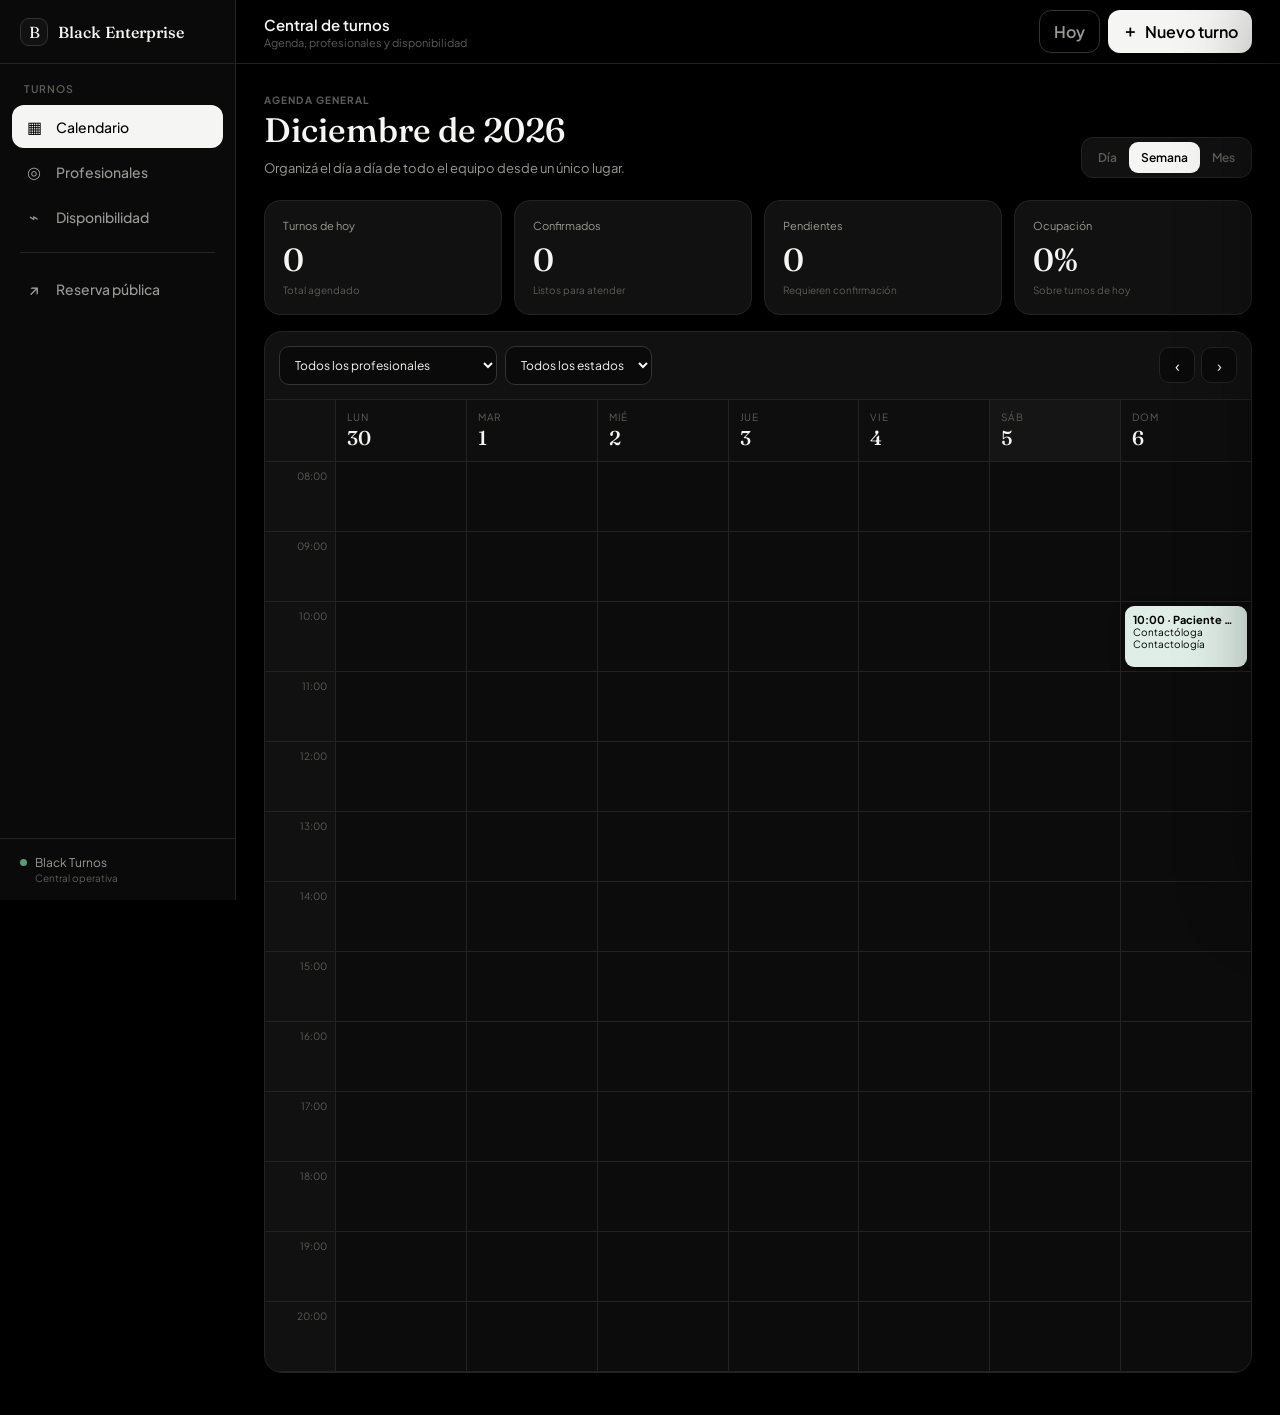
<file: index.html>
<!doctype html>
<html lang="es">
<head>
<meta charset="utf-8">
<meta name="viewport" content="width=device-width,initial-scale=1">
<title>Black Turnos</title>
<link rel="preconnect" href="https://fonts.googleapis.com">
<link rel="preconnect" href="https://fonts.gstatic.com" crossorigin>
<link href="https://fonts.googleapis.com/css2?family=Fraunces:opsz,wght@9..144,450;9..144,500&family=Plus+Jakarta+Sans:wght@400;500;600;700&display=swap" rel="stylesheet">
<link rel="stylesheet" href="assets/css/turnos.css">
<link rel="stylesheet" href="assets/css/mobile.css?v=20260819-0144">
</head>
<body>
<aside class="sidebar">
  <div class="sidebar-brand"><div class="brand-dot">B</div><span>Black Enterprise</span></div>
  <div class="sidebar-nav">
    <div class="nav-label">Turnos</div>
    <button class="nav-item active" data-view="calendar"><span class="nav-icon">▦</span><span>Calendario</span></button>
    <button class="nav-item" data-view="professionals"><span class="nav-icon">◎</span><span>Profesionales</span></button>
    <button class="nav-item" data-view="settings"><span class="nav-icon">⌁</span><span>Disponibilidad</span></button>
    <div class="nav-separator"></div>
    <a class="nav-item" href="booking.html" target="_blank"><span class="nav-icon">↗</span><span>Reserva pública</span></a>
  </div>
  <div class="sidebar-footer"><span class="status-dot"></span><span>Black Turnos</span><small>Central operativa</small></div>
</aside>

<div class="app-shell">
  <header class="topbar">
    <div><div class="topbar-title">Central de turnos</div><div class="topbar-subtitle">Agenda, profesionales y disponibilidad</div></div>
    <div class="top-actions">
      <a class="btn secondary public-booking-btn" href="booking.html" target="_blank"><span>↗</span><span class="public-booking-label">Reserva pública</span></a>
      <button class="btn secondary" id="todayBtn">Hoy</button>
      <button class="btn primary" id="newAppointmentBtn"><span>＋</span> Nuevo turno</button>
    </div>
  </header>

  <main class="main">
    <section class="view active" id="view-calendar">
      <div class="hero-row">
        <div><span class="eyebrow">AGENDA GENERAL</span><h1 id="monthTitle"></h1><p>Organizá el día a día de todo el equipo desde un único lugar.</p></div>
        <div class="segmented"><button data-mode="day">Día</button><button data-mode="week" class="active">Semana</button><button data-mode="month">Mes</button></div>
      </div>
      <div class="stats-grid">
        <article class="stat-card"><span class="stat-label">Turnos de hoy</span><strong id="statToday">0</strong><small>Total agendado</small></article>
        <article class="stat-card"><span class="stat-label">Confirmados</span><strong id="statConfirmed">0</strong><small>Listos para atender</small></article>
        <article class="stat-card"><span class="stat-label">Pendientes</span><strong id="statPending">0</strong><small>Requieren confirmación</small></article>
        <article class="stat-card"><span class="stat-label">Ocupación</span><strong id="statOccupancy">—</strong><small>Sobre turnos de hoy</small></article>
      </div>
      <section class="panel calendar-panel">
        <div class="panel-toolbar">
          <div class="filters"><select id="professionalFilter"><option value="all">Todos los profesionales</option></select><select id="statusFilter"><option value="all">Todos los estados</option><option value="pending">Pendiente</option><option value="confirmed">Confirmado</option><option value="attended">Atendido</option><option value="cancelled">Cancelado</option><option value="no_show">Ausente</option></select></div>
          <div class="date-nav"><button id="prevBtn">‹</button><button id="nextBtn">›</button></div>
        </div>
        <div id="calendarRoot" class="calendar-shell"></div>
      </section>
    </section>

    <section class="view" id="view-professionals">
      <div class="hero-row"><div><span class="eyebrow">EQUIPO</span><h1>Profesionales</h1><p>Gestioná quién atiende, su especialidad y la duración estándar de cada turno.</p></div><button class="btn primary" id="newProfessionalBtn"><span>＋</span> Nuevo profesional</button></div>
      <div id="professionalsGrid" class="cards-grid"></div>
    </section>

    <section class="view" id="view-settings">
      <div class="hero-row"><div><span class="eyebrow">CONFIGURACIÓN</span><h1>Disponibilidad</h1><p>Definí qué días y horarios puede recibir turnos cada profesional.</p></div></div>
      <section class="panel settings-card"><div class="settings-head"><div><span class="field-label">Profesional</span><select id="availabilityProfessional"></select></div><div class="settings-note">Los horarios que desactives dejan de aparecer en la reserva pública.</div></div><div id="availabilityEditor"></div><div class="settings-actions"><button class="btn primary" id="saveAvailabilityBtn">Guardar disponibilidad</button></div></section>
    </section>
  </main>
</div>

<div class="drawer-backdrop" id="drawerBackdrop"></div>
<aside class="appointment-drawer" id="appointmentDrawer" aria-hidden="true">
  <div class="drawer-head"><div><span class="eyebrow">DETALLE DEL TURNO</span><h2 id="drawerPatient">Paciente</h2></div><button class="drawer-close" id="closeDrawer">×</button></div>
  <div class="drawer-status-row"><span class="status-pill" id="drawerStatus"></span><span class="source-pill" id="drawerSource"></span></div>
  <div class="drawer-main">
    <div class="detail-block"><span>Fecha y hora</span><strong id="drawerDateTime"></strong></div>
    <div class="detail-grid"><div class="detail-block"><span>Profesional</span><strong id="drawerProfessional"></strong></div><div class="detail-block"><span>Servicio</span><strong id="drawerService"></strong></div></div>
    <div class="detail-block"><span>WhatsApp</span><a id="drawerPhone" href="#" target="_blank"></a></div>
    <div class="detail-block"><span>Observaciones</span><p id="drawerNotes">Sin observaciones.</p></div>
  </div>
  <div class="drawer-actions">
    <button class="quick-action confirm" data-status-action="confirmed">✓ Confirmar</button>
    <button class="quick-action attended" data-status-action="attended">Atendido</button>
    <button class="quick-action" id="rescheduleBtn">Reprogramar</button>
    <button class="quick-action danger" data-status-action="cancelled">Cancelar</button>
  </div>
</aside>

<div class="modal-backdrop" id="appointmentModal">
  <div class="modal"><button class="modal-close" data-close="appointmentModal">×</button><span class="eyebrow">NUEVO TURNO</span><h2>Reservar horario</h2><p class="modal-copy">Cargá los datos esenciales. Después podremos automatizar la confirmación por WhatsApp.</p>
    <form id="appointmentForm" class="form-grid"><label>Profesional<select name="professionalId" required></select></label><label>Fecha<input name="date" type="date" required></label><label>Hora<input name="time" type="time" required></label><label>Duración<select name="duration"><option value="30">30 min</option><option value="45">45 min</option><option value="60">60 min</option></select></label><label>Nombre y apellido<input name="patientName" required></label><label>WhatsApp<input name="phone" required placeholder="351..."></label><label class="full">Servicio<input name="service" required placeholder="Ej. Contactología"></label><label class="full">Observaciones<textarea name="notes" rows="3" placeholder="Opcional"></textarea></label><input type="hidden" name="editingId"><button class="btn primary full" type="submit" id="appointmentSubmitBtn">Crear turno</button></form>
  </div>
</div>

<div class="modal-backdrop" id="professionalModal">
  <div class="modal small"><button class="modal-close" data-close="professionalModal">×</button><span class="eyebrow">ALTA</span><h2>Nuevo profesional</h2><p class="modal-copy">Podés sumar contactología, óptica u otras agendas independientes.</p><form id="professionalForm" class="form-grid one-col"><label>Nombre completo<input name="name" required></label><label>Especialidad / servicio<input name="specialty" required></label><label>Duración estándar<select name="slotDuration"><option value="30">30 min</option><option value="45">45 min</option><option value="60">60 min</option></select></label><button class="btn primary" type="submit">Crear profesional</button></form></div>
</div>
<script src="assets/js/store.js"></script><script src="assets/js/turnos.js"></script>
</body></html>
</file>
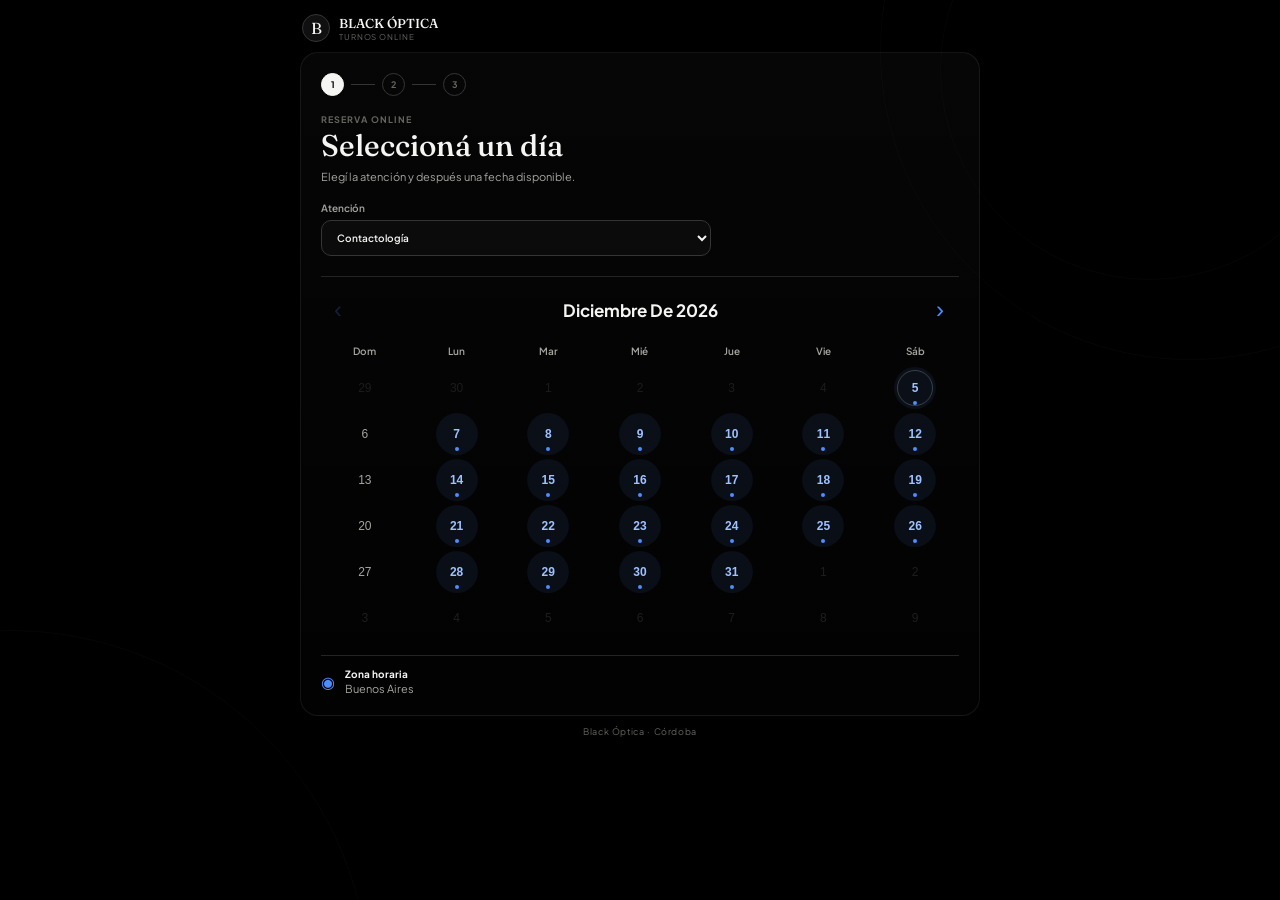
<file: booking.html>
<!doctype html>
<html lang="es">
<head>
<meta charset="utf-8"><meta name="viewport" content="width=device-width,initial-scale=1">
<title>Reservá tu turno | Black Óptica</title>
<link rel="preconnect" href="https://fonts.googleapis.com"><link rel="preconnect" href="https://fonts.gstatic.com" crossorigin>
<link href="https://fonts.googleapis.com/css2?family=Fraunces:opsz,wght@9..144,450;9..144,500&family=Plus+Jakarta+Sans:wght@400;500;600;700&display=swap" rel="stylesheet">
<link rel="stylesheet" href="assets/css/booking.css?v=20260819-0137">
</head>
<body>
<div class="lens-field"><span class="ring r1"></span><span class="ring r2"></span><span class="ring r3"></span></div>
<main class="booking-shell">
  <header class="booking-brand">
    <div class="brand-mark">B</div>
    <div><strong>BLACK ÓPTICA</strong><span>TURNOS ONLINE</span></div>
  </header>

  <section class="booking-card">
    <div class="step-strip" id="bookingProgress">
      <span class="step-dot active">1</span><i></i><span class="step-dot">2</span><i></i><span class="step-dot">3</span>
    </div>

    <div id="bookingStep1">
      <div class="intro-block">
        <span class="eyebrow">RESERVA ONLINE</span>
        <h1>Seleccioná un día</h1>
        <p class="lead">Elegí la atención y después una fecha disponible.</p>
      </div>

      <label class="field service-field">Atención<select id="bookingProfessional"></select></label>

      <div class="calendar-block">
        <div class="month-nav">
          <button type="button" id="prevMonth" aria-label="Mes anterior">‹</button>
          <h3 id="calendarMonthTitle"></h3>
          <button type="button" id="nextMonth" aria-label="Mes siguiente">›</button>
        </div>
        <div class="weekday-row"><span>Dom</span><span>Lun</span><span>Mar</span><span>Mié</span><span>Jue</span><span>Vie</span><span>Sáb</span></div>
        <div id="monthlyCalendar" class="monthly-calendar"></div>
        <div class="timezone-row"><span class="timezone-icon">◉</span><div><strong>Zona horaria</strong><span>Buenos Aires</span></div></div>
      </div>
    </div>

    <div id="bookingStep2" hidden>
      <button class="back-link" id="backToDates">← Volver</button>
      <div class="selected-date-head">
        <h1 id="chosenDayTitle"></h1>
        <p id="chosenDateLabel" class="lead"></p>
      </div>
      <div class="timezone-row standalone"><span class="timezone-icon">◉</span><div><strong>Zona horaria</strong><span>Buenos Aires</span></div></div>
      <div class="slot-panel">
        <div class="slot-panel-head"><h2>Seleccioná una hora</h2><p id="slotDurationLabel" class="duration-copy"></p></div>
        <div id="availableSlots" class="slot-list"></div>
      </div>
    </div>

    <div id="bookingStep3" hidden>
      <button class="back-link" id="backToSlots">← Volver</button>
      <div class="details-head"><span class="eyebrow">ÚLTIMO PASO</span><h1>Ingresá tus datos</h1></div>
      <div id="selectedSummary" class="summary-card event-summary"></div>
      <form id="publicBookingForm">
        <label>Nombre y apellido<input name="patientName" required autocomplete="name"></label>
        <label>WhatsApp<input name="phone" required placeholder="351..." autocomplete="tel"></label>
        <label>Email <small>opcional</small><input name="email" type="email" autocomplete="email"></label>
        <label>Observaciones <small>opcional</small><textarea name="notes" rows="3" placeholder="Contanos algo que debamos saber"></textarea></label>
        <button class="primary" type="submit">Confirmar turno</button>
      </form>
    </div>

    <div id="bookingSuccess" hidden class="success">
      <div class="check">✓</div><span class="eyebrow">LISTO</span><h1>Tu turno quedó reservado</h1><p id="successSummary"></p><div class="success-note">Te enviaremos la confirmación y el recordatorio por WhatsApp.</div>
    </div>
  </section>
  <footer>Black Óptica · Córdoba</footer>
</main>
<script src="assets/js/store.js?v=20260819-0137"></script><script src="assets/js/booking.js?v=20260819-0137"></script>
</body></html>
</file>
<file: assets/css/turnos.css>
:root{--bg-0:#000;--bg-1:#0a0a0a;--bg-card:#111;--bg-card-hover:#161616;--line:#232323;--line-strong:#333;--text-1:#f5f5f3;--text-2:#9a9a94;--text-3:#5c5c58;--danger:#e0574a;--success:#5c9b78;--warning:#c7a565;--sidebar-w:236px;--topbar-h:64px;--font-display:'Fraunces',Georgia,serif;--font-body:'Plus Jakarta Sans',-apple-system,BlinkMacSystemFont,'Segoe UI',sans-serif}*{box-sizing:border-box}html,body{min-height:100%;margin:0}body{background:var(--bg-0);font-family:var(--font-body);color:var(--text-1)}button,input,select,textarea{font:inherit}.sidebar{width:var(--sidebar-w);position:fixed;inset:0 auto 0 0;background:var(--bg-1);border-right:1px solid var(--line);display:flex;flex-direction:column;z-index:30}.sidebar-brand{height:var(--topbar-h);display:flex;align-items:center;gap:10px;padding:0 20px;border-bottom:1px solid var(--line)}.brand-dot{width:28px;height:28px;border:1px solid var(--line-strong);border-radius:9px;display:grid;place-items:center;font-family:var(--font-display);font-size:16px;background:var(--bg-card)}.sidebar-brand span{font-family:var(--font-display);font-size:16px;font-weight:500}.sidebar-nav{flex:1;padding:18px 12px;overflow:auto}.nav-label{font-size:10.5px;font-weight:600;letter-spacing:.09em;text-transform:uppercase;color:var(--text-3);padding:0 12px;margin-bottom:10px}.nav-item{width:100%;border:0;background:none;display:flex;align-items:center;gap:12px;padding:11px 12px;border-radius:12px;color:var(--text-2);font-size:14px;font-weight:500;text-decoration:none;cursor:pointer;margin-bottom:2px;text-align:left;transition:.15s ease}.nav-item:hover{background:var(--bg-card-hover);color:var(--text-1)}.nav-item.active{background:var(--text-1);color:#000}.nav-icon{width:20px;text-align:center;font-size:16px}.nav-separator{height:1px;background:var(--line);margin:14px 8px}.sidebar-footer{border-top:1px solid var(--line);padding:16px 20px;display:grid;grid-template-columns:auto 1fr;gap:2px 8px;align-items:center;font-size:12px;color:var(--text-2)}.sidebar-footer small{grid-column:2;color:var(--text-3);font-size:10px}.status-dot{width:7px;height:7px;border-radius:50%;background:var(--success)}.app-shell{margin-left:var(--sidebar-w);min-height:100vh}.topbar{height:var(--topbar-h);position:sticky;top:0;z-index:20;border-bottom:1px solid var(--line);background:rgba(0,0,0,.92);backdrop-filter:blur(14px);display:flex;align-items:center;justify-content:space-between;padding:0 28px}.topbar-title{font-size:15px;font-weight:600}.topbar-subtitle{font-size:11px;color:var(--text-3);margin-top:2px}.top-actions{display:flex;gap:8px}.btn{border:0;border-radius:12px;padding:10px 14px;font-weight:600;cursor:pointer;display:inline-flex;align-items:center;justify-content:center;gap:7px;transition:.15s ease}.btn.primary{background:var(--text-1);color:#000}.btn.primary:hover{background:#fff;transform:translateY(-1px)}.btn.secondary{background:transparent;color:var(--text-2);border:1px solid var(--line-strong)}.btn.secondary:hover{background:var(--bg-card);color:var(--text-1)}.main{padding:30px 28px 42px;max-width:1600px;margin:0 auto}.view{display:none}.view.active{display:block}.hero-row{display:flex;justify-content:space-between;gap:24px;align-items:flex-end;margin-bottom:22px}.eyebrow{display:block;font-size:10px;letter-spacing:.11em;font-weight:700;color:var(--text-3);margin-bottom:7px}.hero-row h1,.modal h2{font-family:var(--font-display);font-size:34px;font-weight:500;line-height:1.05;margin:0}.hero-row p,.modal-copy{color:var(--text-2);font-size:13px;margin:9px 0 0;max-width:650px;line-height:1.55}.segmented{display:flex;background:var(--bg-card);border:1px solid var(--line);padding:4px;border-radius:12px}.segmented button{border:0;background:transparent;color:var(--text-3);padding:8px 12px;border-radius:9px;cursor:pointer;font-size:12px;font-weight:600}.segmented button.active{background:var(--text-1);color:#000}.stats-grid{display:grid;grid-template-columns:repeat(4,minmax(0,1fr));gap:12px;margin-bottom:16px}.stat-card{background:var(--bg-card);border:1px solid var(--line);border-radius:16px;padding:18px}.stat-label{display:block;font-size:11px;color:var(--text-2);margin-bottom:12px}.stat-card strong{display:block;font-family:var(--font-display);font-size:32px;font-weight:500;line-height:1}.stat-card small{display:block;color:var(--text-3);font-size:10px;margin-top:8px}.panel{background:var(--bg-card);border:1px solid var(--line);border-radius:18px;overflow:hidden}.panel-toolbar{display:flex;align-items:center;justify-content:space-between;padding:14px;border-bottom:1px solid var(--line)}.filters{display:flex;gap:8px}.filters select,.settings-head select,.form-grid input,.form-grid select,.form-grid textarea{background:var(--bg-1);color:var(--text-1);border:1px solid var(--line-strong);border-radius:10px;padding:10px 11px;outline:none}.filters select{font-size:12px}.date-nav{display:flex;gap:6px}.date-nav button{width:36px;height:36px;border:1px solid var(--line);background:var(--bg-1);color:var(--text-1);border-radius:10px;cursor:pointer}.date-nav button:hover{background:var(--bg-card-hover)}.calendar-shell{min-height:620px;overflow:auto}.week-grid{display:grid;grid-template-columns:70px repeat(7,minmax(130px,1fr));min-width:980px}.corner,.day-head{height:62px;border-bottom:1px solid var(--line);padding:11px}.day-head{border-left:1px solid var(--line);background:#0e0e0e}.day-head.today{background:#151515}.day-head span{display:block;color:var(--text-3);font-size:10px;text-transform:uppercase;letter-spacing:.08em}.day-head strong{display:block;font-family:var(--font-display);font-weight:500;font-size:20px;margin-top:2px}.time-label{height:70px;border-bottom:1px solid var(--line);padding:8px;color:var(--text-3);font-size:10px;text-align:right}.cell{height:70px;border-left:1px solid var(--line);border-bottom:1px solid var(--line);padding:4px;position:relative;background:#0c0c0c}.cell:hover{background:#101010}.appointment{height:100%;min-height:56px;padding:7px 8px;border-radius:9px;background:#f0f0ec;color:#000;overflow:hidden;cursor:pointer;font-size:10px;box-shadow:0 6px 18px rgba(0,0,0,.16);transition:.15s ease}.appointment:hover{transform:translateY(-1px);box-shadow:0 9px 22px rgba(0,0,0,.25)}.appointment strong{display:block;font-size:11px;white-space:nowrap;overflow:hidden;text-overflow:ellipsis}.appointment.confirmed{background:#dfeee6}.appointment.pending{background:#efe8d8}.appointment.cancelled{opacity:.32}.appointment.attended{background:#e7e7e2}.appointment.no_show{background:#ead9d7}.month-grid{display:grid;grid-template-columns:repeat(7,1fr);min-width:900px}.month-weekday{padding:11px;border-bottom:1px solid var(--line);color:var(--text-3);font-size:10px;text-align:center;text-transform:uppercase}.month-day{min-height:120px;padding:9px;border-left:1px solid var(--line);border-bottom:1px solid var(--line);background:#0c0c0c}.month-day.muted{opacity:.34}.month-num{font-family:var(--font-display);font-size:18px}.month-event{margin-top:6px;padding:6px 7px;border-radius:8px;background:var(--text-1);color:#000;font-size:9px;white-space:nowrap;overflow:hidden;text-overflow:ellipsis;cursor:pointer}.cards-grid{display:grid;grid-template-columns:repeat(auto-fill,minmax(260px,1fr));gap:12px}.pro-card{background:var(--bg-card);border:1px solid var(--line);border-radius:16px;padding:18px;transition:.15s ease}.pro-card:hover{background:var(--bg-card-hover);transform:translateY(-1px)}.pro-card .avatar{width:42px;height:42px;border-radius:12px;background:var(--text-1);color:#000;display:grid;place-items:center;font-weight:700;font-size:12px}.pro-card h3{font-family:var(--font-display);font-size:20px;font-weight:500;margin:14px 0 5px}.pro-card p{margin:3px 0;color:var(--text-2);font-size:11px}.settings-card{padding:0}.settings-head{display:flex;justify-content:space-between;gap:20px;align-items:flex-end;padding:18px;border-bottom:1px solid var(--line)}.settings-head>div:first-child{display:grid;gap:7px;min-width:280px}.field-label{font-size:10px;color:var(--text-3);text-transform:uppercase;letter-spacing:.08em;font-weight:700}.settings-note{font-size:11px;color:var(--text-3);max-width:460px}.availability-row{display:grid;grid-template-columns:140px 110px 150px 150px;gap:12px;align-items:center;padding:14px 18px;border-bottom:1px solid var(--line);font-size:12px}.availability-row strong{font-weight:600}.availability-row label{color:var(--text-2)}.availability-row input[type=time]{background:var(--bg-1);color:var(--text-1);border:1px solid var(--line-strong);border-radius:10px;padding:9px}.settings-actions{padding:16px 18px;display:flex;justify-content:flex-end}.drawer-backdrop{position:fixed;inset:0;background:rgba(0,0,0,.45);backdrop-filter:blur(3px);opacity:0;pointer-events:none;transition:.2s ease;z-index:48}.drawer-backdrop.open{opacity:1;pointer-events:auto}.appointment-drawer{position:fixed;top:0;right:0;bottom:0;width:min(430px,100vw);background:#0a0a0a;border-left:1px solid var(--line-strong);transform:translateX(100%);transition:transform .25s cubic-bezier(.2,.8,.2,1);z-index:49;display:flex;flex-direction:column;box-shadow:-24px 0 70px rgba(0,0,0,.35)}.appointment-drawer.open{transform:translateX(0)}.drawer-head{display:flex;align-items:flex-start;justify-content:space-between;padding:24px 22px 18px;border-bottom:1px solid var(--line)}.drawer-head h2{font-family:var(--font-display);font-size:30px;font-weight:500;margin:0;line-height:1.08}.drawer-close{width:38px;height:38px;border:0;border-radius:10px;background:transparent;color:var(--text-2);font-size:26px;cursor:pointer}.drawer-close:hover{background:var(--bg-card)}.drawer-status-row{display:flex;gap:8px;padding:16px 22px 0}.status-pill,.source-pill{display:inline-flex;align-items:center;border-radius:999px;padding:7px 10px;font-size:10px;font-weight:700;border:1px solid var(--line-strong)}.status-pill.pending{background:#302a20;color:#e7d8b9}.status-pill.confirmed{background:#1e3127;color:#cce2d5}.status-pill.attended{background:#242424;color:#ddd}.status-pill.cancelled{background:#351f1d;color:#efc9c5}.status-pill.no_show{background:#321f22;color:#e7cbd0}.source-pill{color:var(--text-2);background:#111}.drawer-main{padding:22px;display:grid;gap:12px;overflow:auto}.detail-grid{display:grid;grid-template-columns:1fr 1fr;gap:12px}.detail-block{border:1px solid var(--line);background:#101010;border-radius:14px;padding:14px}.detail-block span{display:block;color:var(--text-3);font-size:9px;text-transform:uppercase;letter-spacing:.08em;margin-bottom:6px}.detail-block strong,.detail-block a,.detail-block p{color:var(--text-1);font-size:13px;line-height:1.45;margin:0;text-decoration:none}.detail-block a:hover{text-decoration:underline}.drawer-actions{margin-top:auto;padding:16px 22px 22px;border-top:1px solid var(--line);display:grid;grid-template-columns:1fr 1fr;gap:9px;background:#0a0a0a}.quick-action{border:1px solid var(--line-strong);background:#111;color:var(--text-1);border-radius:12px;padding:11px 12px;font-size:11px;font-weight:700;cursor:pointer}.quick-action:hover{background:#171717}.quick-action.confirm{background:var(--text-1);color:#000;border-color:var(--text-1)}.quick-action.attended{background:#1b2b23;border-color:#284035}.quick-action.danger{color:#f0c5c0;border-color:#4d2a27;background:#1f1312}.modal-backdrop{position:fixed;inset:0;display:none;place-items:center;padding:20px;background:rgba(0,0,0,.76);backdrop-filter:blur(8px);z-index:60}.modal-backdrop.open{display:grid}.modal{width:min(720px,100%);background:var(--bg-1);border:1px solid var(--line-strong);border-radius:20px;padding:26px;position:relative;box-shadow:0 30px 80px rgba(0,0,0,.5)}.modal.small{width:min(480px,100%)}.modal-close{position:absolute;top:12px;right:14px;width:36px;height:36px;border:0;background:transparent;color:var(--text-2);font-size:24px;cursor:pointer;border-radius:10px}.modal-close:hover{background:var(--bg-card)}.form-grid{display:grid;grid-template-columns:1fr 1fr;gap:13px;margin-top:22px}.form-grid.one-col{grid-template-columns:1fr}.form-grid label{display:grid;gap:7px;font-size:11px;color:var(--text-2);font-weight:600}.form-grid .full{grid-column:1/-1}.form-grid textarea{resize:vertical}.form-grid input:focus,.form-grid select:focus,.form-grid textarea:focus,.filters select:focus,.settings-head select:focus{border-color:#555}@media(max-width:1000px){.stats-grid{grid-template-columns:repeat(2,1fr)}.availability-row{grid-template-columns:120px 100px 1fr 1fr}}@media(max-width:820px){.sidebar{transform:translateX(-100%)}.app-shell{margin-left:0}.topbar{padding:0 16px}.main{padding:22px 16px 34px}.hero-row{align-items:flex-start;flex-direction:column}.stats-grid{grid-template-columns:1fr 1fr}.panel-toolbar{align-items:flex-start;gap:10px;flex-direction:column}.filters{width:100%;flex-wrap:wrap}.availability-row{grid-template-columns:1fr 1fr}.availability-row strong{grid-column:1/-1}.settings-head{align-items:flex-start;flex-direction:column}.settings-head>div:first-child{min-width:0;width:100%}.form-grid{grid-template-columns:1fr}.form-grid .full{grid-column:1}.appointment-drawer{width:100vw}.detail-grid{grid-template-columns:1fr}}
</file>
<file: assets/css/mobile.css>
.public-booking-btn{display:none;text-decoration:none}
.day-agenda{display:none}
@media(max-width:820px){
  .topbar{gap:10px}
  .topbar-subtitle{display:none}
  .top-actions{gap:6px;align-items:center}
  .public-booking-btn{display:inline-flex;background:#111;color:#f5f5f3;border:1px solid #333}
  .public-booking-btn:hover{background:#171717}
  #todayBtn{display:none}
  #newAppointmentBtn{padding:9px 11px}
  .public-booking-label{display:none}
  .hero-row{margin-bottom:14px}
  .hero-row h1{font-size:28px}
  .hero-row p{display:none}
  .segmented{width:100%;justify-content:space-between}
  .segmented button{flex:1}
  .stats-grid{grid-template-columns:repeat(2,minmax(0,1fr));gap:8px}
  .stat-card{padding:13px;border-radius:13px}
  .stat-card strong{font-size:26px}
  .panel{border-radius:14px}
  .panel-toolbar{padding:10px}
  .filters{display:grid;grid-template-columns:1fr 1fr;width:100%}
  .filters select{width:100%;min-width:0;font-size:11px}
  .date-nav{width:100%;justify-content:flex-end}
  .calendar-shell{min-height:0;overflow:visible}
  .day-agenda{display:block;background:#0c0c0c}
  .day-agenda-head{display:flex;justify-content:space-between;align-items:center;padding:14px;border-bottom:1px solid #232323;background:#101010}
  .day-agenda-head>div:first-child{display:grid;grid-template-columns:auto auto;grid-template-areas:'weekday date' 'month month';align-items:end;column-gap:8px}
  .day-agenda-head span{grid-area:weekday;color:#9a9a94;font-size:11px;text-transform:capitalize}
  .day-agenda-head strong{grid-area:date;font-family:'Fraunces',Georgia,serif;font-size:30px;line-height:1}
  .day-agenda-head small{grid-area:month;color:#5c5c58;font-size:10px;text-transform:capitalize;margin-top:3px}
  .day-count{font-size:10px;color:#9a9a94;border:1px solid #333;border-radius:999px;padding:6px 9px}
  .day-hour-row{display:grid;grid-template-columns:54px 1fr;border-bottom:1px solid #1d1d1d;min-height:54px}
  .day-time{padding:11px 8px 0;color:#5c5c58;font-size:10px;text-align:right}
  .day-hour-content{border-left:1px solid #232323;padding:5px 7px}
  .day-empty-slot{height:42px}
  .day-appointment{width:100%;border:1px solid #2c2c2c;background:#141414;color:#f5f5f3;border-radius:11px;padding:10px 11px;display:grid;grid-template-columns:46px 1fr auto;gap:10px;align-items:center;text-align:left;cursor:pointer}
  .day-appointment+.day-appointment{margin-top:5px}
  .day-appointment.confirmed{border-color:#315241;background:#122019}
  .day-appointment.pending{border-color:#5a4a2e;background:#201b12}
  .day-appointment.attended{border-color:#383838;background:#181818}
  .day-appointment.cancelled{opacity:.45}
  .day-appointment.no_show{border-color:#56302e;background:#211413}
  .day-appt-time{font-size:11px;font-weight:700}
  .day-appt-main{min-width:0;display:grid;gap:2px}
  .day-appt-main strong{font-size:12px;white-space:nowrap;overflow:hidden;text-overflow:ellipsis}
  .day-appt-main span{font-size:10px;color:#9a9a94;white-space:nowrap;overflow:hidden;text-overflow:ellipsis}
  .day-appt-main small{font-size:9px;color:#5c5c58;white-space:nowrap;overflow:hidden;text-overflow:ellipsis}
  .day-appt-status{font-size:8px;color:#9a9a94;border:1px solid #333;border-radius:999px;padding:5px 7px;white-space:nowrap}
}
@media(max-width:480px){
  .topbar{padding:0 10px}
  .topbar-title{font-size:13px}
  .public-booking-btn{width:38px;height:38px;padding:0;border-radius:11px}
  #newAppointmentBtn{font-size:11px;padding:9px 10px}
  .main{padding:16px 10px 28px}
  .stats-grid{grid-template-columns:1fr 1fr}
  .stat-card small{display:none}
  .filters{grid-template-columns:1fr}
  .day-hour-row{grid-template-columns:48px 1fr}
  .day-appointment{grid-template-columns:42px 1fr}
  .day-appt-status{grid-column:2;justify-self:start}
}
</file>
<file: assets/css/booking.css>
:root{--bg:#000;--panel:#080808;--panel-2:#101010;--line:#242424;--line-strong:#353535;--text:#f5f5f3;--muted:#a5a5a0;--muted-2:#65655f;--accent:#4d8dff;--accent-soft:rgba(77,141,255,.14);--accent-soft-2:rgba(77,141,255,.08);--display:'Fraunces',Georgia,serif;--body:'Plus Jakarta Sans',sans-serif}*{box-sizing:border-box}html,body{min-height:100%;margin:0}body{background:var(--bg);color:var(--text);font-family:var(--body);padding:14px 10px;overflow-x:hidden;position:relative}.lens-field{position:fixed;inset:0;pointer-events:none;overflow:hidden}.ring{position:absolute;border:1px solid rgba(255,255,255,.025);border-radius:50%}.r1{width:620px;height:620px;right:-220px;top:-260px}.r2{width:420px;height:420px;right:-80px;top:-140px}.r3{width:720px;height:720px;left:-350px;bottom:-450px}.booking-shell{width:min(680px,100%);margin:0 auto;position:relative;z-index:1}.booking-brand{display:flex;align-items:center;gap:9px;padding:0 2px 10px}.brand-mark{width:28px;height:28px;border:1px solid var(--line-strong);border-radius:50%;display:grid;place-items:center;background:var(--panel-2);font-family:var(--display)}.booking-brand strong{display:block;font-family:var(--display);font-size:13px;font-weight:500}.booking-brand span{display:block;color:var(--muted-2);font-size:8px;letter-spacing:.11em;margin-top:1px}.booking-card{background:linear-gradient(180deg,rgba(255,255,255,.022),rgba(255,255,255,.008));border:1px solid rgba(255,255,255,.07);border-radius:18px;padding:20px;box-shadow:0 18px 50px rgba(0,0,0,.26)}.step-strip{display:flex;align-items:center;gap:7px;margin-bottom:18px}.step-strip i{width:24px;height:1px;background:var(--line-strong)}.step-dot{width:23px;height:23px;border-radius:50%;display:grid;place-items:center;border:1px solid var(--line-strong);color:var(--muted-2);font-size:9px;font-weight:700}.step-dot.active{background:var(--text);border-color:var(--text);color:#000}.intro-block h1,.details-head h1,.selected-date-head h1{margin:0;font:500 30px/1.08 var(--display)}.eyebrow{display:block;margin-bottom:5px;color:var(--muted-2);font-size:9px;letter-spacing:.11em;font-weight:700}.lead{margin:7px 0 0;color:var(--muted);font-size:11px;line-height:1.5}.field{display:grid;gap:6px;margin-top:16px;color:var(--muted);font-size:10px;font-weight:600}.service-field{max-width:390px}.booking-card select,.booking-card input,.booking-card textarea{width:100%;border:1px solid var(--line-strong);border-radius:10px;background:#0b0b0b;color:var(--text);padding:10px 11px;font:inherit;outline:none}.booking-card select:focus,.booking-card input:focus,.booking-card textarea:focus{border-color:var(--accent)}.calendar-block{margin-top:20px;padding-top:16px;border-top:1px solid var(--line)}.month-nav{display:grid;grid-template-columns:36px 1fr 36px;align-items:center;gap:8px;margin-bottom:14px}.month-nav h3{margin:0;text-align:center;font-size:17px;font-weight:700;text-transform:capitalize}.month-nav button{width:34px;height:34px;border:0;border-radius:50%;background:transparent;color:var(--accent);font-size:24px;cursor:pointer}.month-nav button:hover:not(:disabled){background:var(--accent-soft)}.month-nav button:disabled{opacity:.2;cursor:not-allowed}.weekday-row,.monthly-calendar{display:grid;grid-template-columns:repeat(7,minmax(0,1fr));gap:4px}.weekday-row{margin-bottom:6px}.weekday-row span{text-align:center;color:var(--muted);font-size:10px;font-weight:600;padding:4px 0}.calendar-day{width:42px;height:42px;justify-self:center;align-self:center;border:0;border-radius:50%;background:transparent;color:var(--muted);display:grid;place-items:center;position:relative;font-size:12px;padding:0;cursor:default}.calendar-day.other-month{opacity:.16}.calendar-day.past{opacity:.14}.calendar-day.available{background:var(--accent-soft-2);color:#9fc2ff;cursor:pointer;font-weight:700}.calendar-day.available:hover{background:var(--accent-soft)}.calendar-day.available::after{content:'';position:absolute;bottom:4px;width:4px;height:4px;border-radius:50%;background:var(--accent)}.calendar-day.today::before{content:'';position:absolute;inset:3px;border:1px solid rgba(255,255,255,.2);border-radius:50%}.calendar-day.selected{background:var(--accent);color:#fff;box-shadow:0 0 0 4px var(--accent-soft)}.calendar-day.selected::after{background:#fff}.timezone-row{display:flex;align-items:center;gap:10px;margin-top:16px;padding-top:12px;border-top:1px solid var(--line);color:var(--muted)}.timezone-row.standalone{margin-top:12px;padding:12px 0;border-top:0;border-bottom:1px solid var(--line)}.timezone-icon{color:var(--accent);font-size:16px}.timezone-row div{display:grid;gap:2px}.timezone-row strong{font-size:10px;color:var(--text)}.timezone-row span:last-child{font-size:11px}.back-link{border:0;background:none;color:var(--accent);padding:0;margin-bottom:14px;font-size:11px;cursor:pointer}.selected-date-head{text-align:center}.selected-date-head h1{font-family:var(--body);font-size:24px;font-weight:700;text-transform:capitalize}.selected-date-head .lead{text-transform:capitalize}.slot-panel{margin-top:14px}.slot-panel-head{text-align:center;margin-bottom:14px}.slot-panel-head h2{margin:0;font-size:22px}.duration-copy{margin:6px 0 0;color:var(--muted);font-size:11px}.slot-list{display:grid;gap:9px}.slot-row{display:grid;grid-template-columns:1fr;gap:8px}.slot-row.selected{grid-template-columns:1fr 1fr}.slot-btn,.slot-next{border-radius:9px;padding:12px 10px;font-size:13px;font-weight:700;cursor:pointer}.slot-btn{border:1px solid var(--accent);background:transparent;color:#9fc2ff}.slot-btn:hover{background:var(--accent-soft-2)}.slot-row.selected .slot-btn{background:#3a3d43;border-color:#3a3d43;color:#fff}.slot-next{border:0;background:var(--accent);color:#fff}.summary-card{margin:14px 0 2px;padding:13px;border:1px solid var(--line);border-radius:12px;background:#0b0b0b;display:grid;gap:5px}.summary-card strong{font-size:12px}.summary-card span{font-size:11px;color:var(--muted)}#publicBookingForm{display:grid;grid-template-columns:1fr 1fr;gap:11px;margin-top:15px}#publicBookingForm label{display:grid;gap:6px;color:var(--muted);font-size:10px;font-weight:600}#publicBookingForm label:nth-child(4){grid-column:1/-1}small{font-weight:400;color:var(--muted-2)}.primary{grid-column:1/-1;border:0;border-radius:10px;background:var(--accent);color:#fff;padding:12px 14px;font-weight:700;cursor:pointer}.primary:hover{filter:brightness(1.06)}.success{text-align:center;padding:34px 14px}.check{width:46px;height:46px;border-radius:50%;display:grid;place-items:center;background:var(--accent);color:#fff;margin:0 auto 14px;font-size:20px}.success p{color:var(--muted);font-size:12px}.success-note{display:inline-block;margin-top:10px;padding:9px 11px;border:1px solid var(--line);border-radius:10px;background:#0b0b0b;color:var(--muted);font-size:10px}footer{text-align:center;color:var(--muted-2);font-size:9px;margin-top:10px;letter-spacing:.07em}@media(max-width:680px){body{padding:6px 0}.booking-shell{width:100%}.booking-brand{padding:0 14px 8px}.booking-card{border-left:0;border-right:0;border-radius:0;padding:16px 14px}.intro-block h1,.details-head h1{font-size:27px}.service-field{max-width:none}.calendar-day{width:40px;height:40px}.selected-date-head h1{font-size:22px}.slot-panel-head h2{font-size:20px}#publicBookingForm{grid-template-columns:1fr}#publicBookingForm label:nth-child(4){grid-column:1}.primary{grid-column:1}}@media(max-width:430px){.booking-card{padding:14px 12px}.intro-block h1,.details-head h1{font-size:25px}.calendar-day{width:38px;height:38px;font-size:11px}.weekday-row span{font-size:9px}.month-nav h3{font-size:16px}.step-strip{margin-bottom:15px}.slot-row.selected{grid-template-columns:1fr 1fr}.slot-btn,.slot-next{padding:11px 8px}}
</file>
